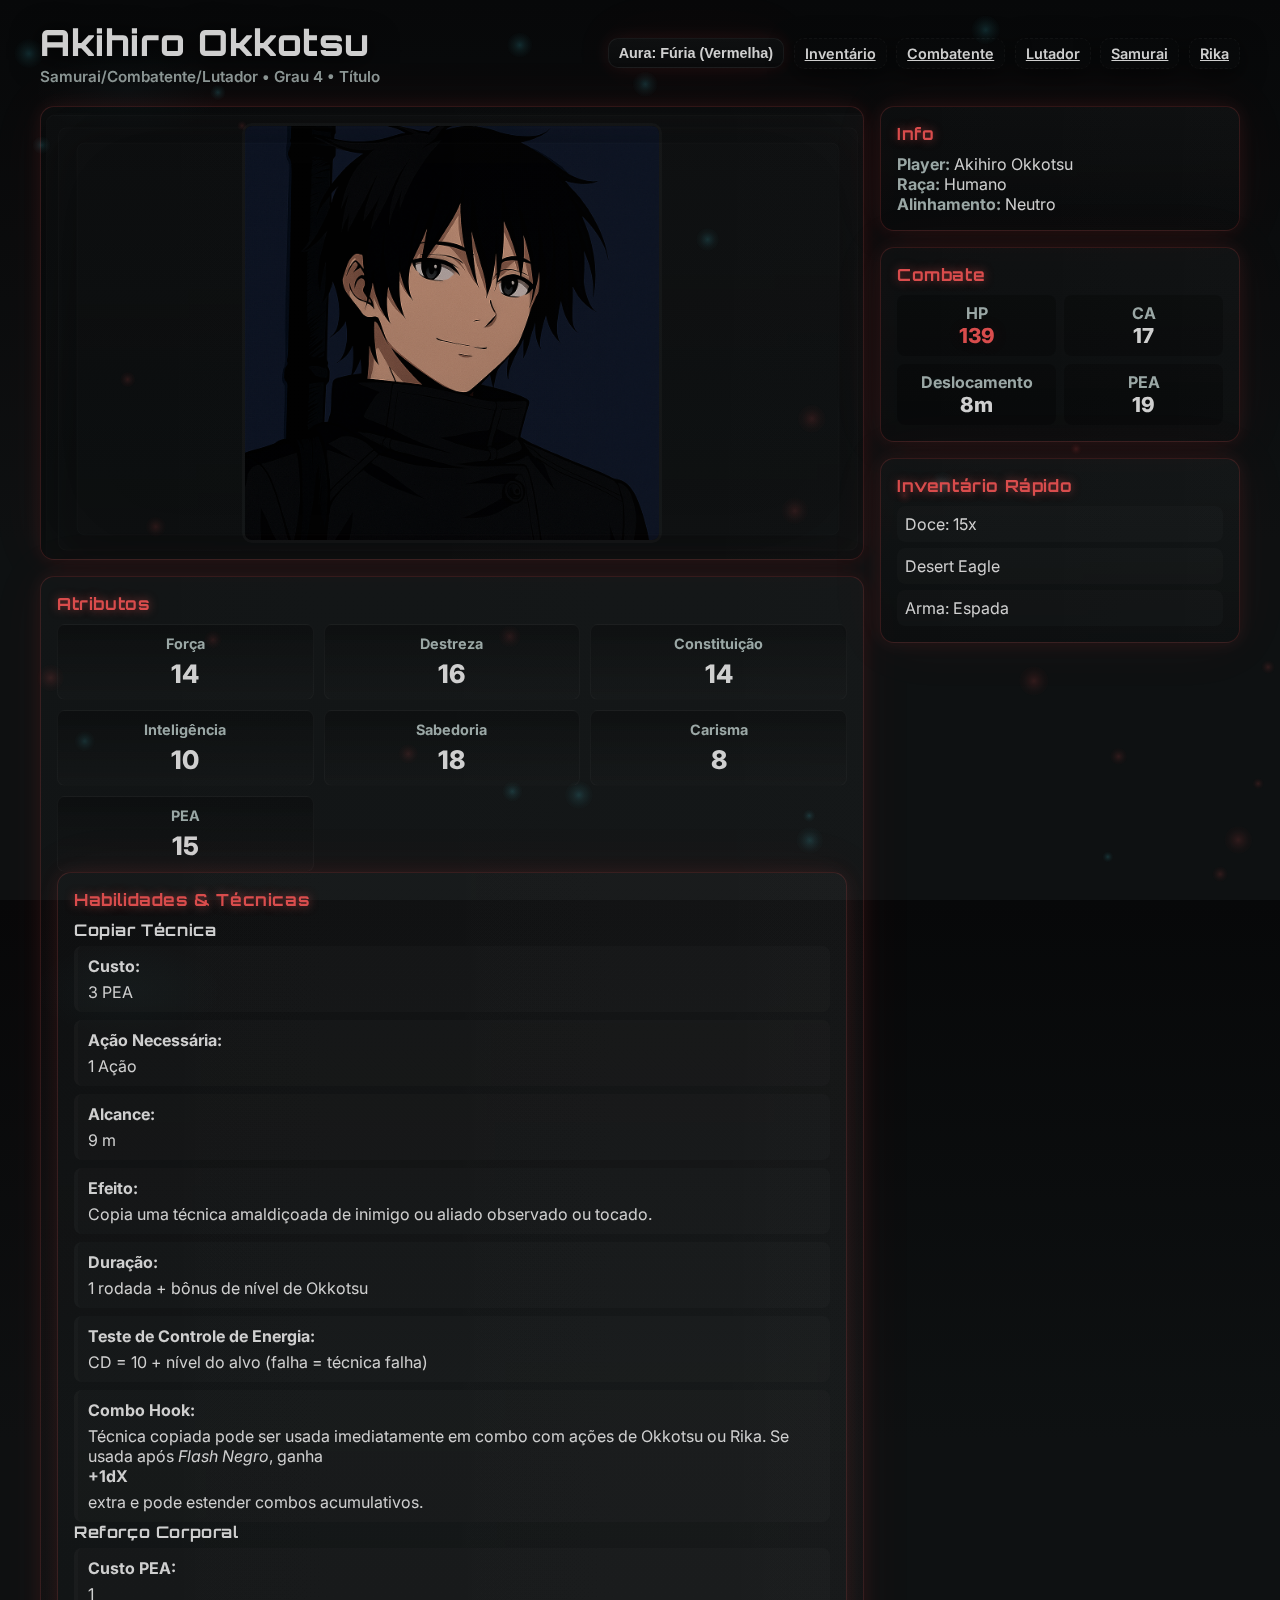
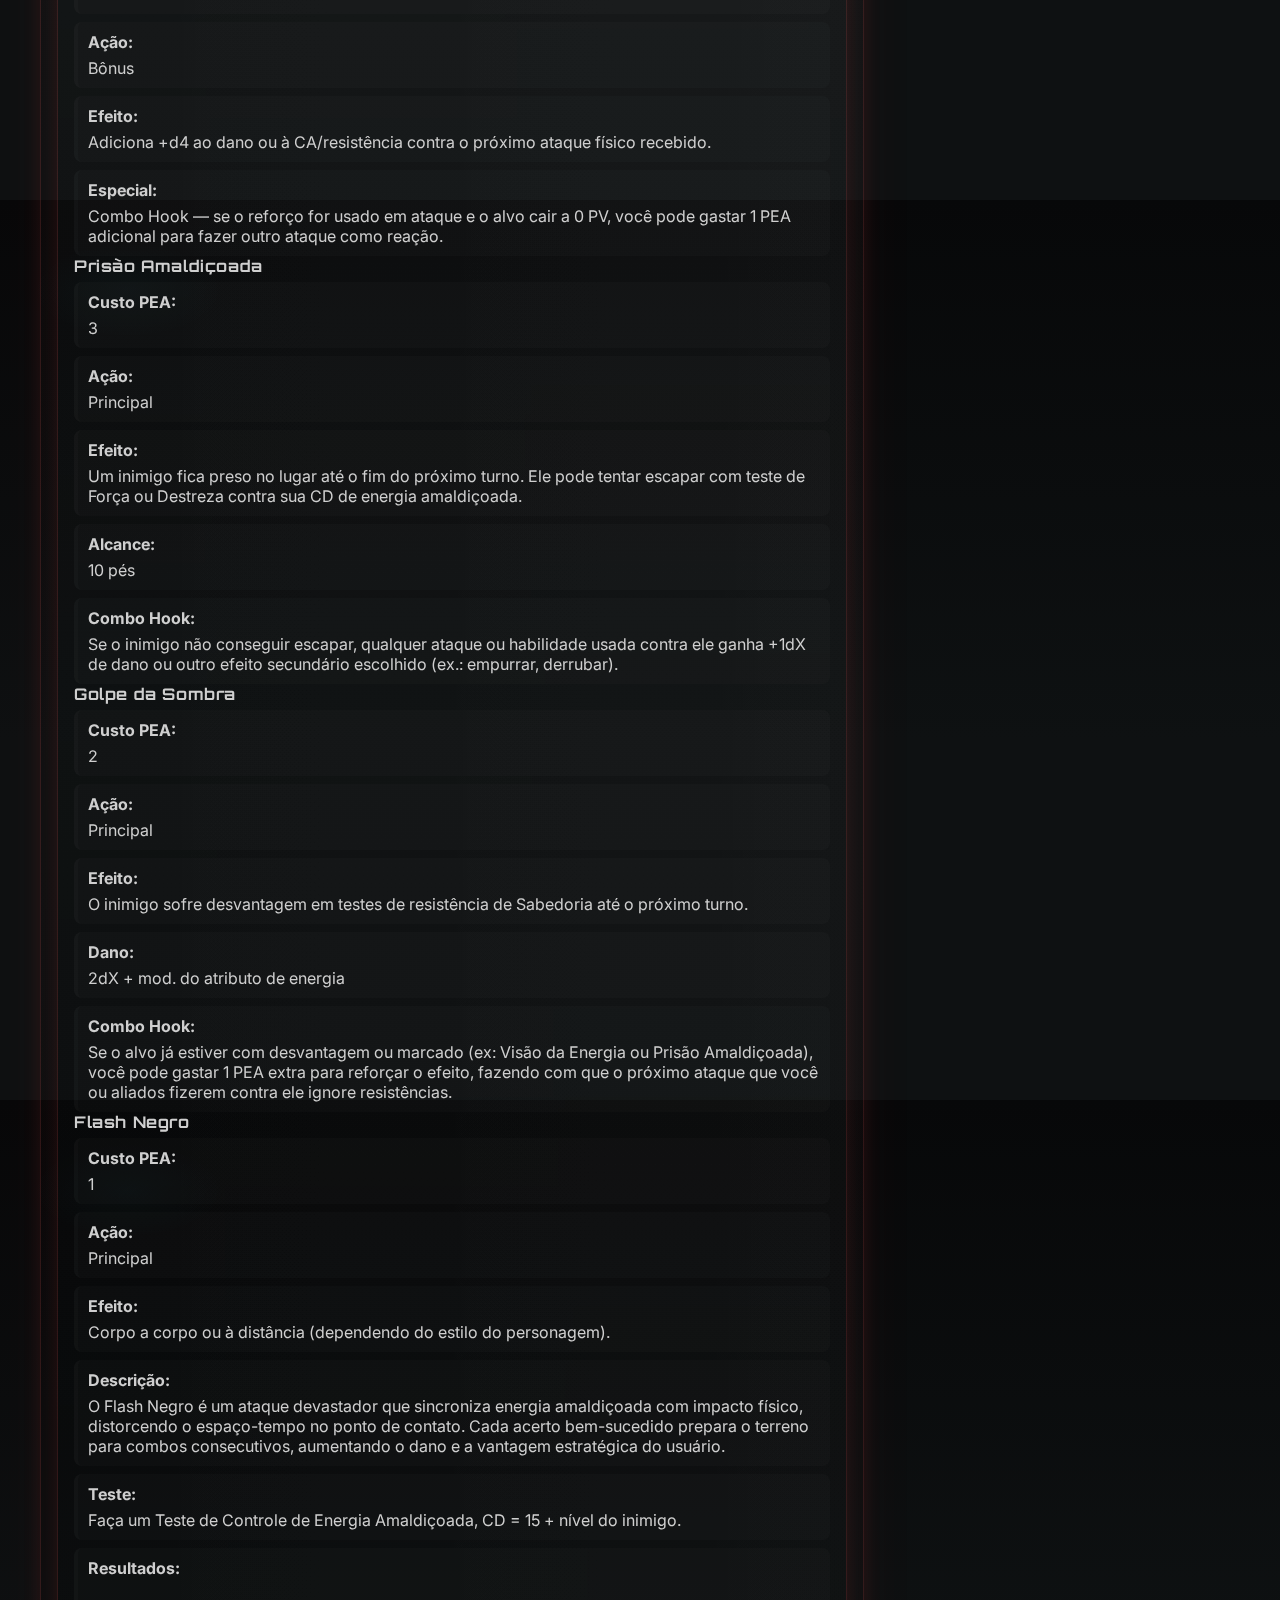
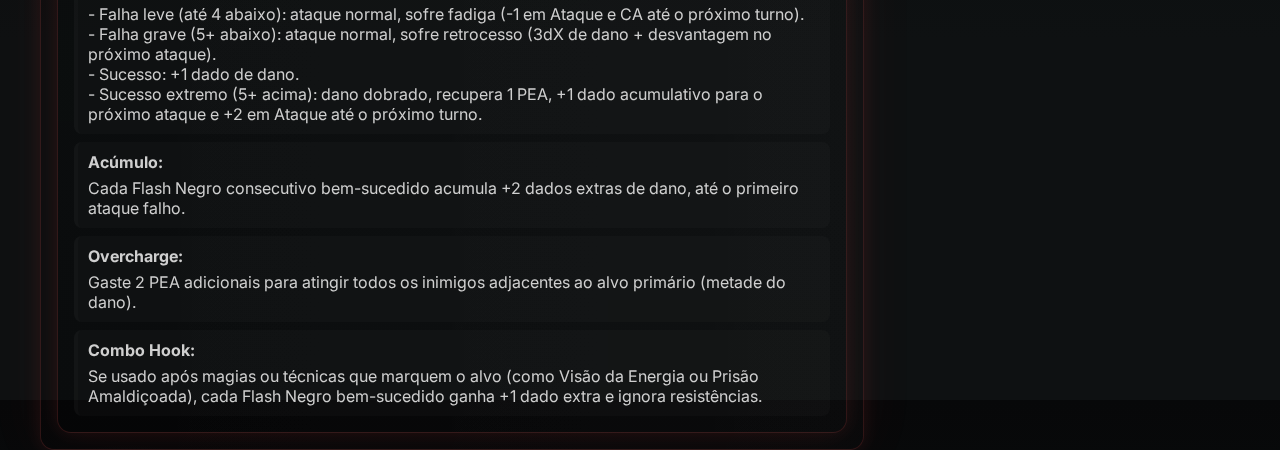
<file: index.html>
<!DOCTYPE html>
<html lang="pt-BR">
  <head>
    <meta charset="utf-8" />
    <meta name="viewport" content="width=device-width,initial-scale=1" />
    <title>Ficha — Casado com maldição</title>

    <!-- Fonts -->
    <link
      href="https://fonts.googleapis.com/css2?family=Inter:wght@300;400;600;700&family=Orbitron:wght@600;800&display=swap"
      rel="stylesheet"
    />

    <!-- Theme CSS -->
    <link rel="stylesheet" href="css/garou-theme.css" />

    <!-- Meta for color scheme -->
    <meta name="theme-color" content="#0b0d0e" />
  </head>
  <body>
    <!-- energy canvas (JS draws subtle particles) -->
    <canvas id="garouCanvas" aria-hidden="true"></canvas>

    <div class="garou-root">
      <header class="garou-header">
        <div class="title-wrap">
          <h1 class="char-name">Akihiro Okkotsu</h1>
          <div class="char-sub">
            Samurai/Combatente/Lutador • Grau 4 • Título
          </div>
        </div>

        <div class="controls">
          <button id="toggleEnergy" class="btn small">Alternar Aura</button>
          <a href="inventario.html" class="btn small ghost">Inventário</a>
          <a href="combatente.html" class="btn small ghost">Combatente </a>
          <a href="lutador.html" class="btn small ghost">Lutador </a>
          <a href="samurai.html" class="btn small ghost">Samurai </a>
          <a href="rika.html" class="btn small ghost">Rika</a>
        </div>
      </header>

      <main class="sheet container">
        <section class="left-col">
          <div class="portrait card">
            <div class="portrait-image">
              <!-- se tiver imagem, coloque aqui -->
              <img src="img/personagem2.png" alt="Retrato do personagem" />
            </div>
            <div class="energy-rings" aria-hidden="true"></div>
          </div>

          <div class="card stats">
            <h2 class="section-title">Atributos</h2>
            <div class="stats-grid">
              <div class="stat-block">
                <div class="label">Força</div>
                <div class="value">14</div>
              </div>
              <div class="stat-block">
                <div class="label">Destreza</div>
                <div class="value">16</div>
              </div>
              <div class="stat-block">
                <div class="label">Constituição</div>
                <div class="value">14</div>
              </div>
              <div class="stat-block">
                <div class="label">Inteligência</div>
                <div class="value">10</div>
              </div>
              <div class="stat-block">
                <div class="label">Sabedoria</div>
                <div class="value">18</div>
              </div>
              <div class="stat-block">
                <div class="label">Carisma</div>
                <div class="value">8</div>
              </div>
              <div class="stat-block">
                <div class="label">PEA</div>
                <div class="value">15</div>
              </div>
            </div>
         <div class="card abilities">
  <h2 class="section-title">Habilidades & Técnicas</h2>

  <!-- Técnica 1 -->
  <div class="ability">
    <h3 class="ability-title">Copiar Técnica</h3>
    <ul class="ability-list">
      <li><strong>Custo:</strong> 3 PEA</li>
      <li><strong>Ação Necessária:</strong> 1 Ação</li>
      <li><strong>Alcance:</strong> 9 m</li>
      <li>
        <strong>Efeito:</strong> Copia uma técnica amaldiçoada de inimigo ou
        aliado observado ou tocado.
      </li>
      <li>
        <strong>Duração:</strong> 1 rodada + bônus de nível de Okkotsu
      </li>
      <li>
        <strong>Teste de Controle de Energia:</strong> CD = 10 + nível do alvo
        (falha = técnica falha)
      </li>
      <li>
        <strong>Combo Hook:</strong> Técnica copiada pode ser usada
        imediatamente em combo com ações de Okkotsu ou Rika. Se usada após
        <em>Flash Negro</em>, ganha <strong>+1dX</strong> extra e pode estender
        combos acumulativos.
      </li>
    </ul>
  </div>

  <!-- Técnica 2 -->
  <div class="ability">
    <h3 class="ability-title">Reforço Corporal</h3>
    <ul class="ability-list">
      <li><strong>Custo PEA:</strong> 1</li>
      <li><strong>Ação:</strong> Bônus</li>
      <li>
        <strong>Efeito:</strong> Adiciona +d4 ao dano ou à CA/resistência contra
        o próximo ataque físico recebido.
      </li>
      <li>
        <strong>Especial:</strong> Combo Hook — se o reforço for usado em ataque
        e o alvo cair a 0 PV, você pode gastar 1 PEA adicional para fazer outro
        ataque como reação.
      </li>
    </ul>
  </div>

  <!-- Técnica 3 -->
  <div class="ability">
    <h3 class="ability-title">Prisão Amaldiçoada</h3>
    <ul class="ability-list">
      <li><strong>Custo PEA:</strong> 3</li>
      <li><strong>Ação:</strong> Principal</li>
      <li>
        <strong>Efeito:</strong> Um inimigo fica preso no lugar até o fim do
        próximo turno. Ele pode tentar escapar com teste de Força ou Destreza
        contra sua CD de energia amaldiçoada.
      </li>
      <li><strong>Alcance:</strong> 10 pés</li>
      <li>
        <strong>Combo Hook:</strong> Se o inimigo não conseguir escapar, qualquer
        ataque ou habilidade usada contra ele ganha +1dX de dano ou outro efeito
        secundário escolhido (ex.: empurrar, derrubar).
      </li>
    </ul>
  </div>

  <!-- Técnica 4 -->
  <div class="ability">
    <h3 class="ability-title">Golpe da Sombra</h3>
    <ul class="ability-list">
      <li><strong>Custo PEA:</strong> 2</li>
      <li><strong>Ação:</strong> Principal</li>
      <li>
        <strong>Efeito:</strong> O inimigo sofre desvantagem em testes de
        resistência de Sabedoria até o próximo turno.
      </li>
      <li><strong>Dano:</strong> 2dX + mod. do atributo de energia</li>
      <li>
        <strong>Combo Hook:</strong> Se o alvo já estiver com desvantagem ou
        marcado (ex: Visão da Energia ou Prisão Amaldiçoada), você pode gastar 1
        PEA extra para reforçar o efeito, fazendo com que o próximo ataque que
        você ou aliados fizerem contra ele ignore resistências.
      </li>
    </ul>
  </div>

  <!-- Técnica 5 -->
  <div class="ability">
    <h3 class="ability-title">Flash Negro</h3>
    <ul class="ability-list">
      <li><strong>Custo PEA:</strong> 1</li>
      <li><strong>Ação:</strong> Principal</li>
      <li>
        <strong>Efeito:</strong> Corpo a corpo ou à distância (dependendo do
        estilo do personagem).
      </li>
      <li>
        <strong>Descrição:</strong> O Flash Negro é um ataque devastador que
        sincroniza energia amaldiçoada com impacto físico, distorcendo o
        espaço-tempo no ponto de contato. Cada acerto bem-sucedido prepara o
        terreno para combos consecutivos, aumentando o dano e a vantagem
        estratégica do usuário.
      </li>
      <li>
        <strong>Teste:</strong> Faça um Teste de Controle de Energia
        Amaldiçoada, CD = 15 + nível do inimigo.
      </li>
      <li>
        <strong>Resultados:</strong><br />
        - Falha leve (até 4 abaixo): ataque normal, sofre fadiga (-1 em Ataque e
        CA até o próximo turno).<br />
        - Falha grave (5+ abaixo): ataque normal, sofre retrocesso (3dX de dano
        + desvantagem no próximo ataque).<br />
        - Sucesso: +1 dado de dano.<br />
        - Sucesso extremo (5+ acima): dano dobrado, recupera 1 PEA, +1 dado
        acumulativo para o próximo ataque e +2 em Ataque até o próximo turno.
      </li>
      <li>
        <strong>Acúmulo:</strong> Cada Flash Negro consecutivo bem-sucedido
        acumula +2 dados extras de dano, até o primeiro ataque falho.
      </li>
      <li>
        <strong>Overcharge:</strong> Gaste 2 PEA adicionais para atingir todos
        os inimigos adjacentes ao alvo primário (metade do dano).
      </li>
      <li>
        <strong>Combo Hook:</strong> Se usado após magias ou técnicas que
        marquem o alvo (como Visão da Energia ou Prisão Amaldiçoada), cada Flash
        Negro bem-sucedido ganha +1 dado extra e ignora resistências.
      </li>
    </ul>
  </div>
</div>

        </section>

        <aside class="right-col">
          <div class="card info">
            <h2 class="section-title">Info</h2>
            <p><span class="meta">Player:</span> Akihiro Okkotsu</p>
            <p><span class="meta">Raça:</span> Humano</p>
            <p><span class="meta">Alinhamento:</span> Neutro</p>
          </div>

          <div class="card combat">
            <h2 class="section-title">Combate</h2>
            <div class="combat-grid">
              <div class="combat-item">
                <div class="label">HP</div>
                <div class="value hp">139</div>
              </div>
              <div class="combat-item">
                <div class="label">CA</div>
                <div class="value">17</div>
              </div>
              <div class="combat-item">
                <div class="label">Deslocamento</div>
                <div class="value">8m</div>
              </div>
              <div class="combat-item">
                <div class="label">PEA</div>
                <div class="value">19</div>
              </div>
            </div>
          </div>

          <div class="card inventory">
            <h2 class="section-title">Inventário Rápido</h2>
            <ul class="inv-list">
              <li>Doce: 15x</li>
              <li>Desert Eagle</li>
              <li>Arma: Espada</li>
            </ul>
          </div>
        </aside>
      </main>
    </div>

    <!-- Theme JS -->
    <script src="js/garou-theme.js"></script>
  </body>
</html>
</file>
<file: css/garou-theme.css>
/* garou-theme.css
   Theme: Garou Instinct
   Replace your existing style.css with this or include it and adapt.
*/

/* Fonts loaded in the HTML */
:root {
  --bg-0: #070809;
  --bg-1: #0e1112;
  --panel: rgba(18, 20, 22, 0.75);
  --muted: #9aa7a5;
  --accent-red: #d94c4c;
  --accent-cyan: #47d6e6;
  --accent-neutral: #cfcfcf;
  --glass: rgba(255, 255, 255, 0.03);
  --card-radius: 14px;
  --glow-red: 0 0 18px rgba(217, 76, 76, 0.12), 0 0 60px rgba(217, 76, 76, 0.06);
  --glow-cyan: 0 0 18px rgba(71, 214, 230, 0.12),
    0 0 60px rgba(71, 214, 230, 0.06);
  --max-width: 1200px;
}

.ability-title {
  font-family: Orbitron, sans-serif;
  font-weight: 700;
  font-size: 1rem;
  color: var(--accent-neutral);
  margin-bottom: 6px;
  letter-spacing: 0.6px;
}

/* reset */
* {
  box-sizing: border-box;
  margin: 0;
  padding: 0;
}
html,
body {
  height: 100%;
}
body {
  background: radial-gradient(
      1200px 600px at 10% 10%,
      rgba(71, 214, 230, 0.03),
      transparent 8%
    ),
    linear-gradient(180deg, var(--bg-0), var(--bg-1) 60%);
  color: var(--accent-neutral);
  font-family: Inter, system-ui, -apple-system, "Segoe UI", Roboto, Arial;
  -webkit-font-smoothing: antialiased;
  -moz-osx-font-smoothing: grayscale;
  padding: 20px;
}

/* canvas overlay fills body */
#garouCanvas {
  position: fixed;
  left: 0;
  top: 0;
  width: 100%;
  height: 100%;
  z-index: 0;
  pointer-events: none;
}

/* root container */
.garou-root {
  position: relative;
  z-index: 2;
  max-width: var(--max-width);
  margin: 0 auto;
}

/* Header */
.garou-header {
  display: flex;
  align-items: center;
  justify-content: space-between;
  gap: 1rem;
  margin-bottom: 1.25rem;
}
.title-wrap {
  display: flex;
  flex-direction: column;
  gap: 2px;
}
.char-name {
  font-family: Orbitron, sans-serif;
  font-weight: 800;
  letter-spacing: 1px;
  font-size: 2.25rem;
  color: var(--accent-neutral);
  text-shadow: 0 6px 30px rgba(0, 0, 0, 0.7), 0 0 18px rgba(0, 0, 0, 0.6);
}
.char-sub {
  color: var(--muted);
  font-weight: 600;
  font-size: 0.95rem;
  opacity: 0.9;
}

/* controls */
.controls {
  display: flex;
  gap: 0.6rem;
  align-items: center;
}
.btn {
  background: linear-gradient(
    180deg,
    rgba(255, 255, 255, 0.03),
    rgba(255, 255, 255, 0.01)
  );
  border: 1px solid rgba(255, 255, 255, 0.05);
  color: var(--accent-neutral);
  padding: 8px 12px;
  border-radius: 10px;
  font-weight: 600;
  cursor: pointer;
  transition: transform 0.12s ease, box-shadow 0.12s ease;
  box-shadow: 0 6px 24px rgba(0, 0, 0, 0.6);
}
.btn.small {
  padding: 6px 10px;
  font-size: 0.9rem;
}
.btn:hover {
  transform: translateY(-3px);
}
.btn.ghost {
  background: transparent;
  border: 1px dashed rgba(255, 255, 255, 0.04);
}

/* main layout */
.sheet {
  display: grid;
  grid-template-columns: 1fr 360px;
  gap: 1rem;
  align-items: start;
  z-index: 3;
}

/* left col */
.left-col {
  display: flex;
  flex-direction: column;
  gap: 1rem;
}
.right-col {
  display: flex;
  flex-direction: column;
  gap: 1rem;
}

/* card base */
.card {
  background: linear-gradient(
    180deg,
    rgba(255, 255, 255, 0.02),
    rgba(0, 0, 0, 0.14)
  );
  border-radius: var(--card-radius);
  border: 1px solid rgba(255, 255, 255, 0.04);
  padding: 16px;
  box-shadow: 0 18px 40px rgba(0, 0, 0, 0.6);
  position: relative;
  overflow: hidden;
}
.card::after {
  content: "";
  position: absolute;
  inset: 0;
  pointer-events: none;
  background: linear-gradient(
    90deg,
    rgba(255, 255, 255, 0),
    rgba(255, 255, 255, 0.01)
  );
}

/* portrait */
.portrait {
  display: flex;
  flex-direction: column;
  gap: 10px;
  align-items: center;
}
.portrait-image img {
  width: 100%;
  max-width: 420px;
  border-radius: 10px;
  display: block;
  border: 3px solid rgba(255, 255, 255, 0.03);
}
.energy-rings {
  position: absolute;
  inset: auto;
  width: 100%;
  height: 100%;
  top: 0;
  left: 0;
  pointer-events: none;
}

/* section titles */
.section-title {
  font-family: Orbitron, sans-serif;
  font-weight: 700;
  font-size: 1.05rem;
  color: var(--accent-neutral);
  margin-bottom: 10px;
  letter-spacing: 0.6px;
}

/* stats grid */
.stats-grid {
  display: grid;
  grid-template-columns: repeat(3, 1fr);
  gap: 10px;
}
.stat-block {
  padding: 10px;
  border-radius: 8px;
  background: linear-gradient(
    180deg,
    rgba(0, 0, 0, 0.25),
    rgba(255, 255, 255, 0.01)
  );
  border: 1px solid rgba(255, 255, 255, 0.03);
  text-align: center;
  transition: transform 0.12s ease, box-shadow 0.12s ease;
}
.stat-block:hover {
  transform: translateY(-6px);
}
.stat-block .label {
  font-weight: 700;
  color: var(--muted);
  margin-bottom: 6px;
  font-size: 0.9rem;
}
.stat-block .value {
  font-weight: 800;
  font-size: 1.6rem;
  color: var(--accent-neutral);
}

/* abilities */
.ability-list {
  list-style: none;
  padding-left: 0;
  display: flex;
  flex-direction: column;
  gap: 8px;
}
.ability-list li {
  background: rgba(255, 255, 255, 0.02);
  padding: 10px;
  border-radius: 8px;
  border-left: 4px solid rgba(255, 255, 255, 0.02);
}
.ability-list li strong {
  display: block;
  margin-bottom: 6px;
  color: var(--accent-neutral);
}
.mark-instinct {
  color: var(--accent-red);
  font-weight: 700;
}
.mark-aura {
  color: var(--accent-cyan);
  font-weight: 700;
}

/* combat cards */
.combat-grid {
  display: grid;
  grid-template-columns: repeat(2, 1fr);
  gap: 8px;
}
.combat-item {
  background: rgba(0, 0, 0, 0.25);
  padding: 8px;
  border-radius: 8px;
  text-align: center;
}
.combat-item .label {
  color: var(--muted);
  font-weight: 700;
}
.combat-item .value {
  font-weight: 800;
  font-size: 1.3rem;
}
.value.hp {
  color: var(--accent-red);
  text-shadow: var(--glow-red);
}

/* inventory */
.inv-list {
  list-style: none;
  padding-left: 0;
  display: flex;
  flex-direction: column;
  gap: 6px;
}
.inv-list li {
  padding: 8px;
  background: rgba(255, 255, 255, 0.02);
  border-radius: 8px;
}

/* small helpers */
.meta {
  color: var(--muted);
  font-weight: 700;
}
.section .glow-red {
  box-shadow: var(--glow-red);
}
.section .glow-cyan {
  box-shadow: var(--glow-cyan);
}

/* aura toggle state */
/* aura toggle state */
:root[data-aura="red"] {
  --a1: var(--accent-red);
  --a-glow: var(--glow-red);
}
:root[data-aura="cyan"] {
  --a1: var(--accent-cyan);
  --a-glow: var(--glow-cyan);
}

/* elementos que mudam conforme a aura */
body[data-aura="red"],
:root[data-aura="red"] .card {
  border-color: rgba(217, 76, 76, 0.2);
  box-shadow: var(--glow-red);
}
body[data-aura="cyan"],
:root[data-aura="cyan"] .card {
  border-color: rgba(71, 214, 230, 0.2);
  box-shadow: var(--glow-cyan);
}

/* títulos e botões reativos */
:root[data-aura="red"] .section-title,
:root[data-aura="red"] .btn:hover {
  color: var(--accent-red);
  text-shadow: 0 0 10px rgba(217, 76, 76, 0.6);
}

:root[data-aura="cyan"] .section-title,
:root[data-aura="cyan"] .btn:hover {
  color: var(--accent-cyan);
  text-shadow: 0 0 10px rgba(71, 214, 230, 0.6);
}

:root[data-aura="red"] .value.hp {
  color: var(--accent-red);
  text-shadow: var(--glow-red);
}
:root[data-aura="cyan"] .value.hp {
  color: var(--accent-cyan);
  text-shadow: var(--glow-cyan);
}

/* botão pressionado */
.btn[aria-pressed="true"] {
  box-shadow: var(--a-glow);
  border-color: rgba(255, 255, 255, 0.1);
}

/* apply aura color to accents */
.card[data-aura] {
  border-color: rgba(255, 255, 255, 0.03);
}
.char-name {
  color: var(--accent-neutral);
}
.btn[aria-pressed="true"] {
  box-shadow: var(--a-glow);
  border-color: rgba(255, 255, 255, 0.06);
}

/* responsive */
@media (max-width: 980px) {
  .sheet {
    grid-template-columns: 1fr;
    padding-bottom: 1rem;
  }
  .portrait-image img {
    max-width: 280px;
  }
  .stats-grid {
    grid-template-columns: repeat(2, 1fr);
  }
}
@media (max-width: 520px) {
  .stats-grid {
    grid-template-columns: repeat(1, 1fr);
  }
  .char-name {
    font-size: 1.6rem;
  }
  .controls {
    flex-wrap: wrap;
  }
}
</file>
